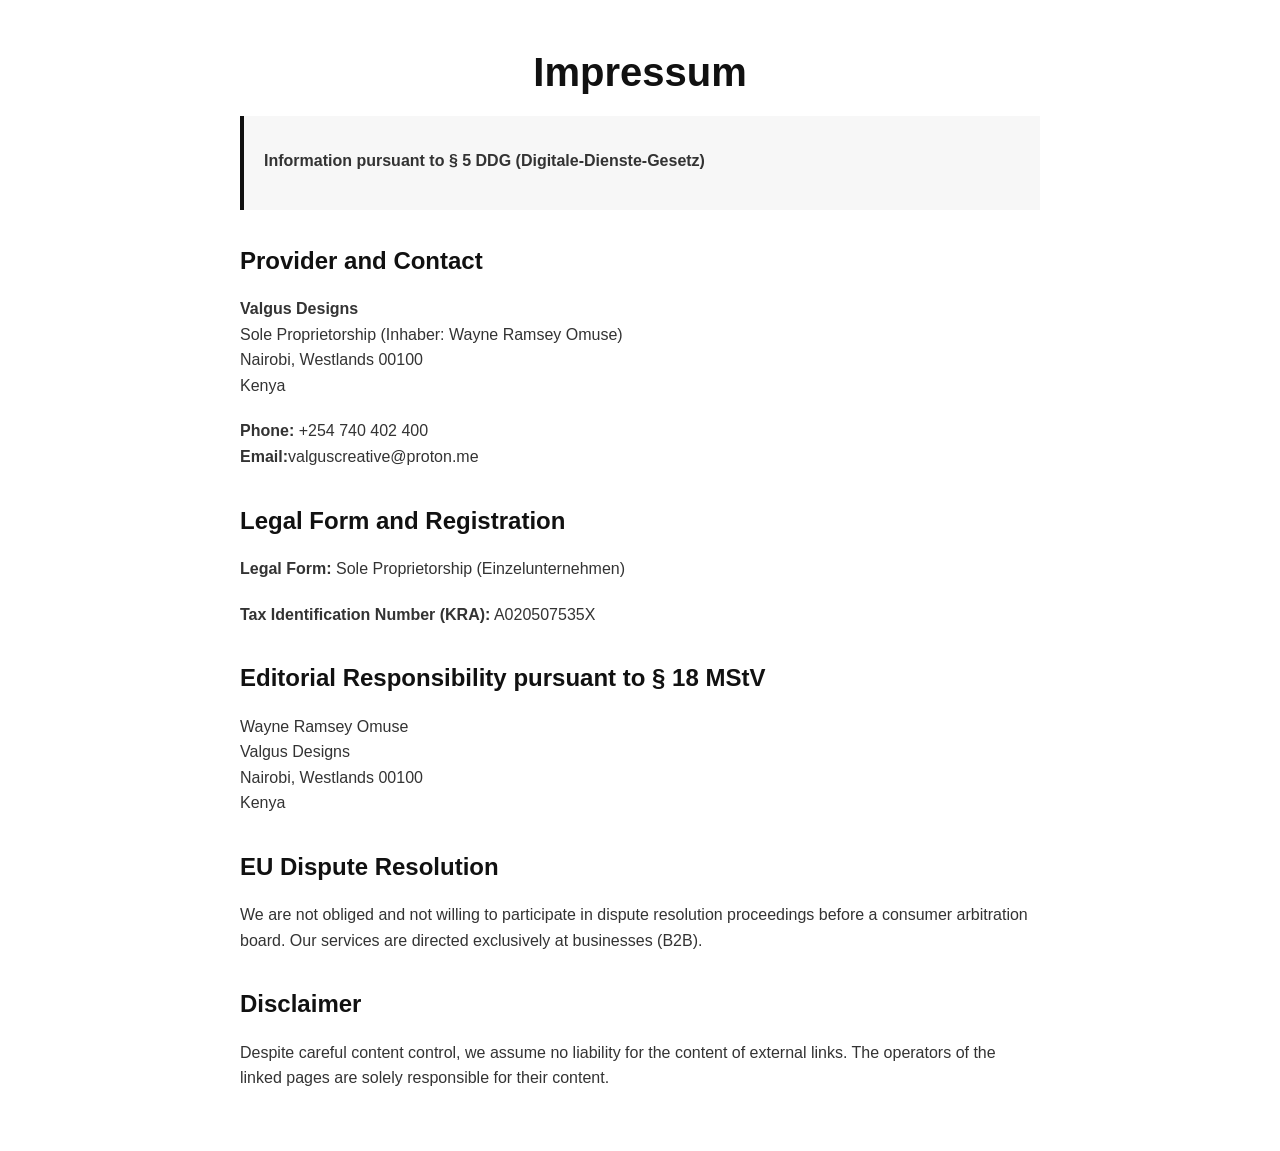
<file: app/templates/impressum.html>
<!DOCTYPE html>
<html lang="en">
<head>
    <meta charset="UTF-8">
    <meta name="viewport" content="width=device-width, initial-scale=1.0">
    <title>Impressum — Valgus Designs</title>
    <style>
        /* Use the exact same styles as your terms.html file */
        * { box-sizing: border-box; }
        body {
            font-family: Arial, sans-serif;
            background-color: #ffffff;
            color: #333333;
            line-height: 1.6;
            margin: 0;
            padding: 24px 16px;
            display: flex;
            justify-content: center;
        }
        .impressum-container { max-width: 800px; width: 100%; text-align: left; }
        h1 { color: #111111; font-size: 2rem; margin-top: 0; margin-bottom: 12px; text-align: center; }
        h2 { color: #111111; font-size: 1.35rem; margin-top: 32px; margin-bottom: 12px; }
        p, address { font-style: normal; text-align: left; margin-bottom: 20px; }
        .highlight { background-color: #f7f7f7; border-left: 4px solid #111111; padding: 16px 20px; margin-bottom: 24px; }
        @media (min-width: 600px) {
            body { padding: 40px 20px; }
            h1 { font-size: 2.5rem; }
            h2 { font-size: 1.5rem; }
        }
    </style>
</head>
<body>
    <div class="impressum-container">
        <h1>Impressum</h1>

        <div class="highlight">
            <p><strong>Information pursuant to § 5 DDG (Digitale-Dienste-Gesetz)</strong></p>
        </div>

        <h2>Provider and Contact</h2>
        <address>
            <p><strong>Valgus Designs</strong><br>
            Sole Proprietorship (Inhaber: Wayne Ramsey Omuse)<br>
            Nairobi, Westlands 00100<br>
            Kenya</p>

            <p><strong>Phone:</strong> +254 740 402 400<br>
            <strong>Email:</strong>valguscreative@proton.me</p>
        </address>

        <h2>Legal Form and Registration</h2>
        <p><strong>Legal Form:</strong> Sole Proprietorship (Einzelunternehmen)</p>
        <p><strong>Tax Identification Number (KRA):</strong> A020507535X</p>

        <h2>Editorial Responsibility pursuant to § 18 MStV</h2>
        <address>
            <p>Wayne Ramsey Omuse<br>
            Valgus Designs<br>
            Nairobi, Westlands 00100<br>
            Kenya</p>
        </address>

        <h2>EU Dispute Resolution</h2>
        <p>We are not obliged and not willing to participate in dispute resolution proceedings before a consumer arbitration board. Our services are directed exclusively at businesses (B2B).</p>

        <h2>Disclaimer</h2>
        <p>Despite careful content control, we assume no liability for the content of external links. The operators of the linked pages are solely responsible for their content.</p>
    </div>
</body>
</html>
</file>
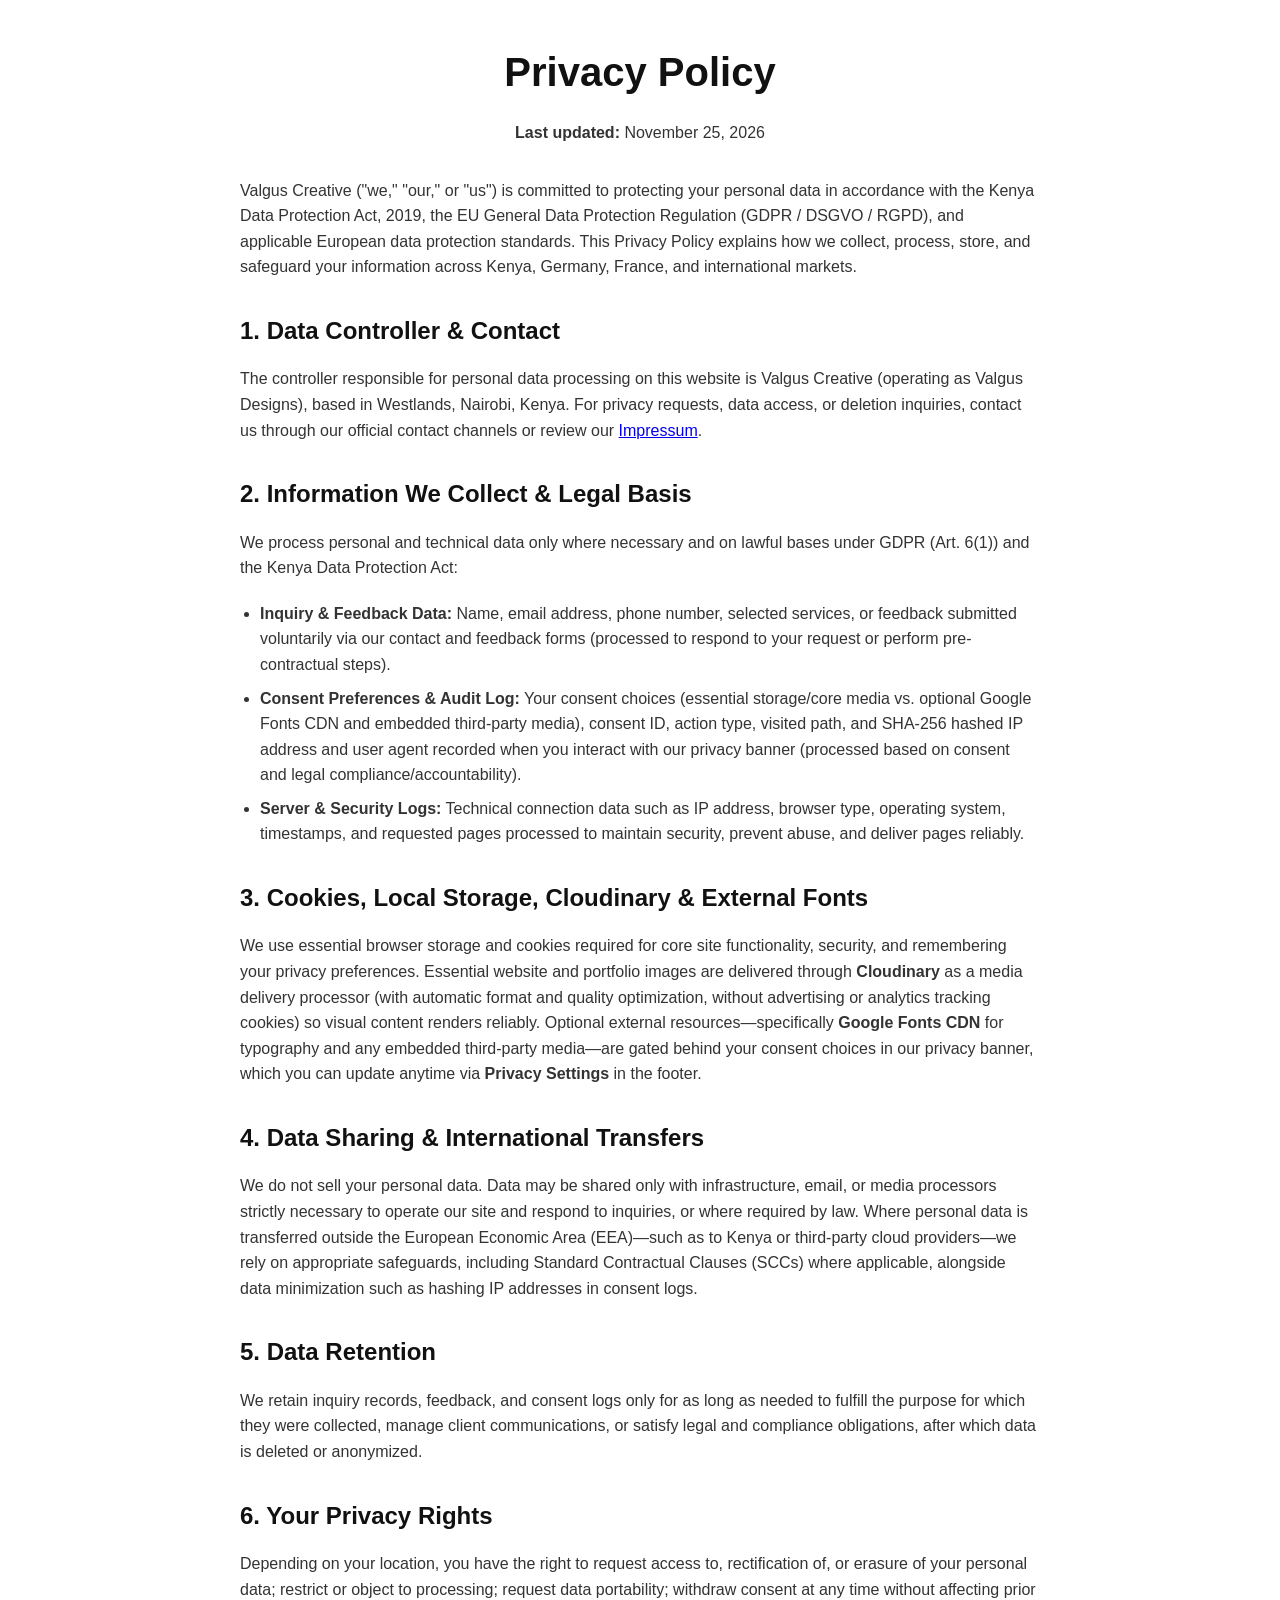
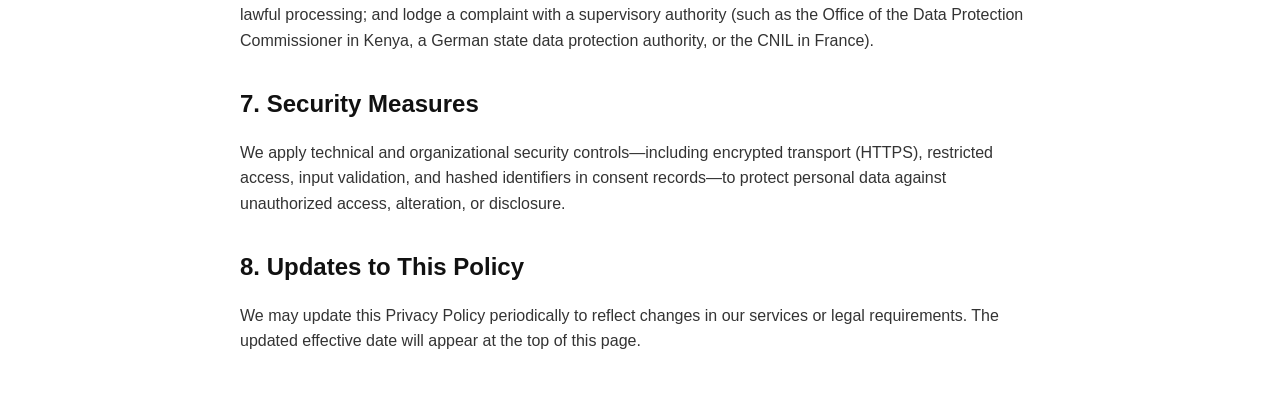
<file: app/templates/policy.html>
<!DOCTYPE html>
<html lang="en">
<head>
    <meta charset="UTF-8">
    <meta name="viewport" content="width=device-width, initial-scale=1.0">
    <title>Privacy Policy | Valgus Creative</title>
    <style>
        *, *::before, *::after {
            box-sizing: border-box;
        }
        body {
            font-family: Arial, sans-serif;
            background-color: #ffffff;
            color: #333333;
            line-height: 1.6;
            margin: 0;
            padding: 24px 16px;
            display: flex;
            justify-content: center;
        }
        .privacy-container {
            max-width: 800px;
            width: 100%;
            text-align: left;
        }
        h1 {
            color: #111111;
            font-size: 2rem;
            margin-top: 0;
            margin-bottom: 12px;
            text-align: center;
        }
        .updated-date {
            text-align: center;
            margin-bottom: 32px;
        }
        h2 {
            color: #111111;
            font-size: 1.35rem;
            margin-top: 32px;
            margin-bottom: 12px;
        }
        p, ul {
            text-align: left;
            margin-bottom: 20px;
        }
        ul {
            padding-left: 20px;
        }
        li {
            margin-bottom: 8px;
        }
        @media (min-width: 600px) {
            body {
                padding: 40px 20px;
            }
            h1 {
                font-size: 2.5rem;
            }
            h2 {
                font-size: 1.5rem;
            }
        }
    </style>
</head>
<body>
    <div class="privacy-container">
        <h1>Privacy Policy</h1>
        <p class="updated-date"><strong>Last updated:</strong> November 25, 2026</p>

        <p>Valgus Creative ("we," "our," or "us") is committed to protecting your personal data in accordance with the Kenya Data Protection Act, 2019, the EU General Data Protection Regulation (GDPR / DSGVO / RGPD), and applicable European data protection standards. This Privacy Policy explains how we collect, process, store, and safeguard your information across Kenya, Germany, France, and international markets.</p>

        <h2>1. Data Controller &amp; Contact</h2>
        <p>The controller responsible for personal data processing on this website is Valgus Creative (operating as Valgus Designs), based in Westlands, Nairobi, Kenya. For privacy requests, data access, or deletion inquiries, contact us through our official contact channels or review our <a href="/impressum/">Impressum</a>.</p>

        <h2>2. Information We Collect &amp; Legal Basis</h2>
        <p>We process personal and technical data only where necessary and on lawful bases under GDPR (Art. 6(1)) and the Kenya Data Protection Act:</p>
        <ul>
            <li><strong>Inquiry &amp; Feedback Data:</strong> Name, email address, phone number, selected services, or feedback submitted voluntarily via our contact and feedback forms (processed to respond to your request or perform pre-contractual steps).</li>
            <li><strong>Consent Preferences &amp; Audit Log:</strong> Your consent choices (essential storage/core media vs. optional Google Fonts CDN and embedded third-party media), consent ID, action type, visited path, and SHA-256 hashed IP address and user agent recorded when you interact with our privacy banner (processed based on consent and legal compliance/accountability).</li>
            <li><strong>Server &amp; Security Logs:</strong> Technical connection data such as IP address, browser type, operating system, timestamps, and requested pages processed to maintain security, prevent abuse, and deliver pages reliably.</li>
        </ul>

        <h2>3. Cookies, Local Storage, Cloudinary &amp; External Fonts</h2>
        <p>We use essential browser storage and cookies required for core site functionality, security, and remembering your privacy preferences. Essential website and portfolio images are delivered through <strong>Cloudinary</strong> as a media delivery processor (with automatic format and quality optimization, without advertising or analytics tracking cookies) so visual content renders reliably. Optional external resources—specifically <strong>Google Fonts CDN</strong> for typography and any embedded third-party media—are gated behind your consent choices in our privacy banner, which you can update anytime via <strong>Privacy Settings</strong> in the footer.</p>

        <h2>4. Data Sharing &amp; International Transfers</h2>
        <p>We do not sell your personal data. Data may be shared only with infrastructure, email, or media processors strictly necessary to operate our site and respond to inquiries, or where required by law. Where personal data is transferred outside the European Economic Area (EEA)—such as to Kenya or third-party cloud providers—we rely on appropriate safeguards, including Standard Contractual Clauses (SCCs) where applicable, alongside data minimization such as hashing IP addresses in consent logs.</p>

        <h2>5. Data Retention</h2>
        <p>We retain inquiry records, feedback, and consent logs only for as long as needed to fulfill the purpose for which they were collected, manage client communications, or satisfy legal and compliance obligations, after which data is deleted or anonymized.</p>

        <h2>6. Your Privacy Rights</h2>
        <p>Depending on your location, you have the right to request access to, rectification of, or erasure of your personal data; restrict or object to processing; request data portability; withdraw consent at any time without affecting prior lawful processing; and lodge a complaint with a supervisory authority (such as the Office of the Data Protection Commissioner in Kenya, a German state data protection authority, or the CNIL in France).</p>

        <h2>7. Security Measures</h2>
        <p>We apply technical and organizational security controls—including encrypted transport (HTTPS), restricted access, input validation, and hashed identifiers in consent records—to protect personal data against unauthorized access, alteration, or disclosure.</p>

        <h2>8. Updates to This Policy</h2>
        <p>We may update this Privacy Policy periodically to reflect changes in our services or legal requirements. The updated effective date will appear at the top of this page.</p>
    </div>
</body>
</html>
</file>
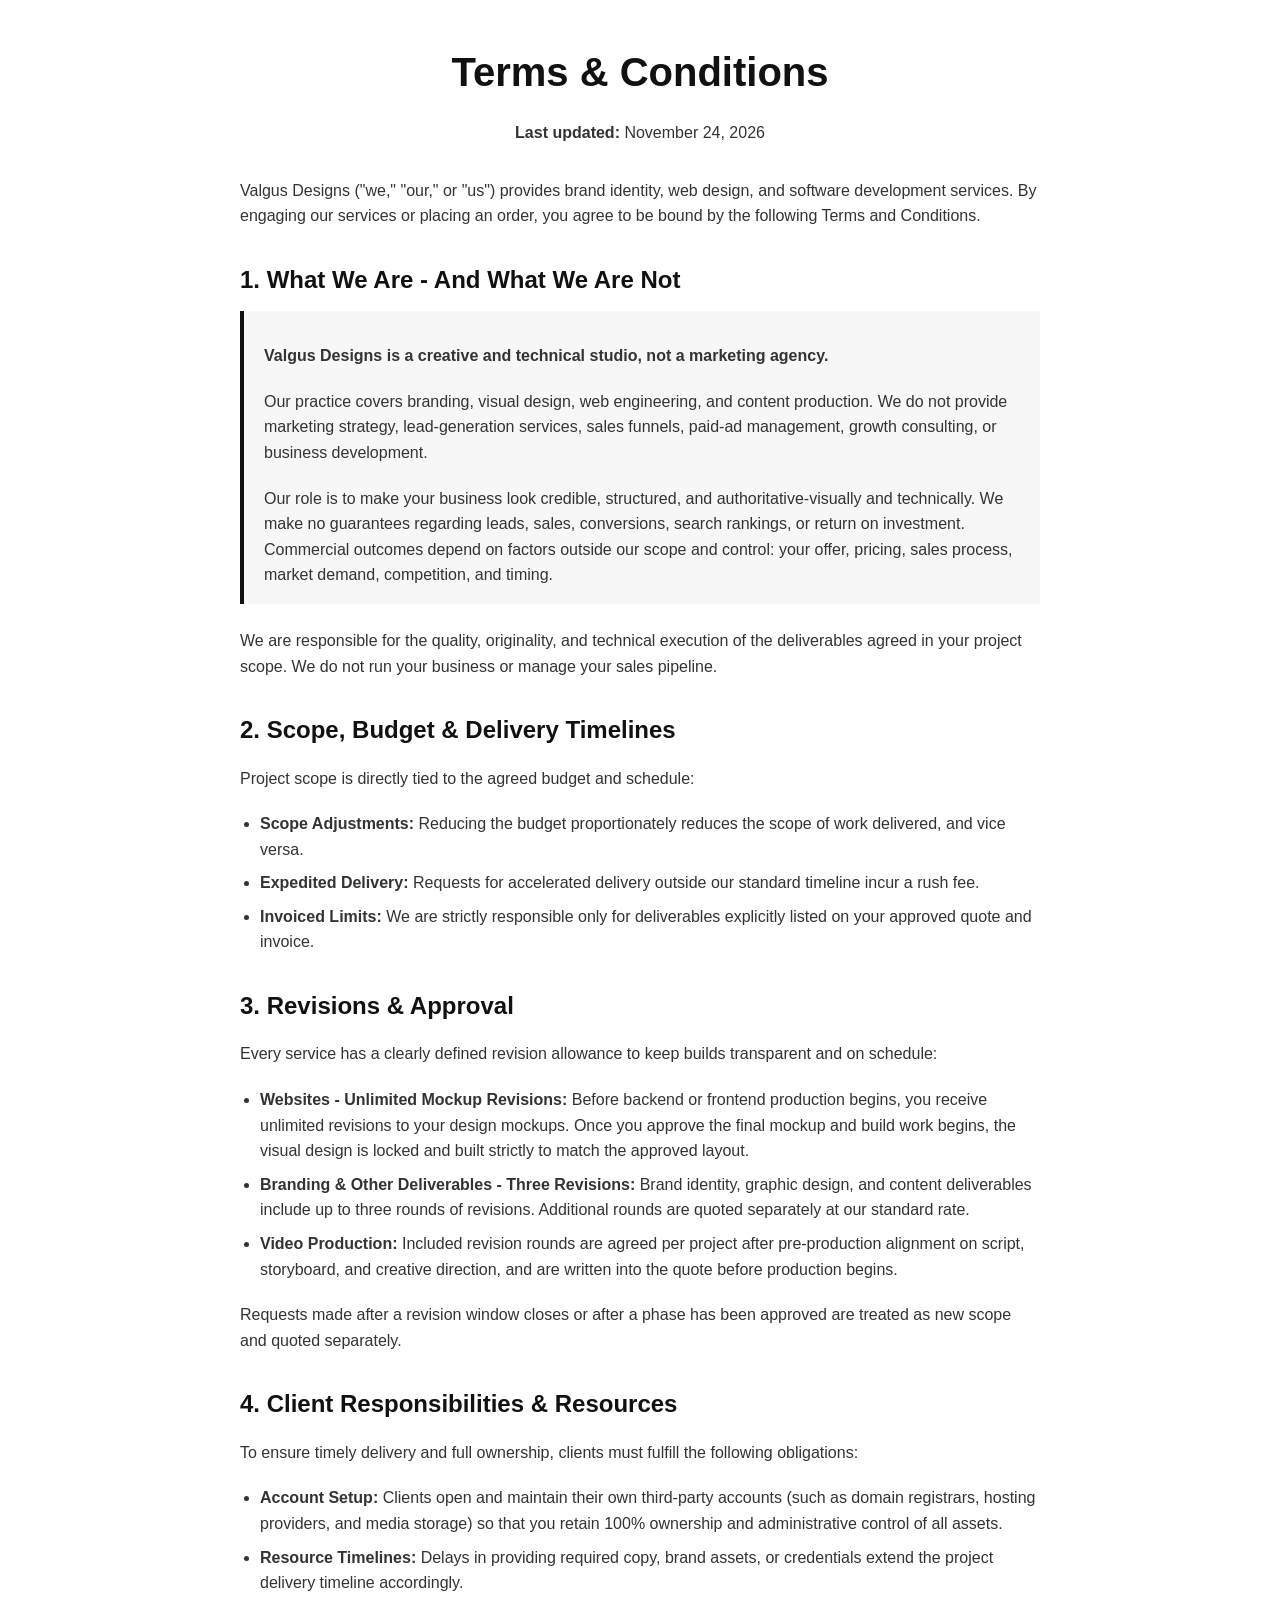
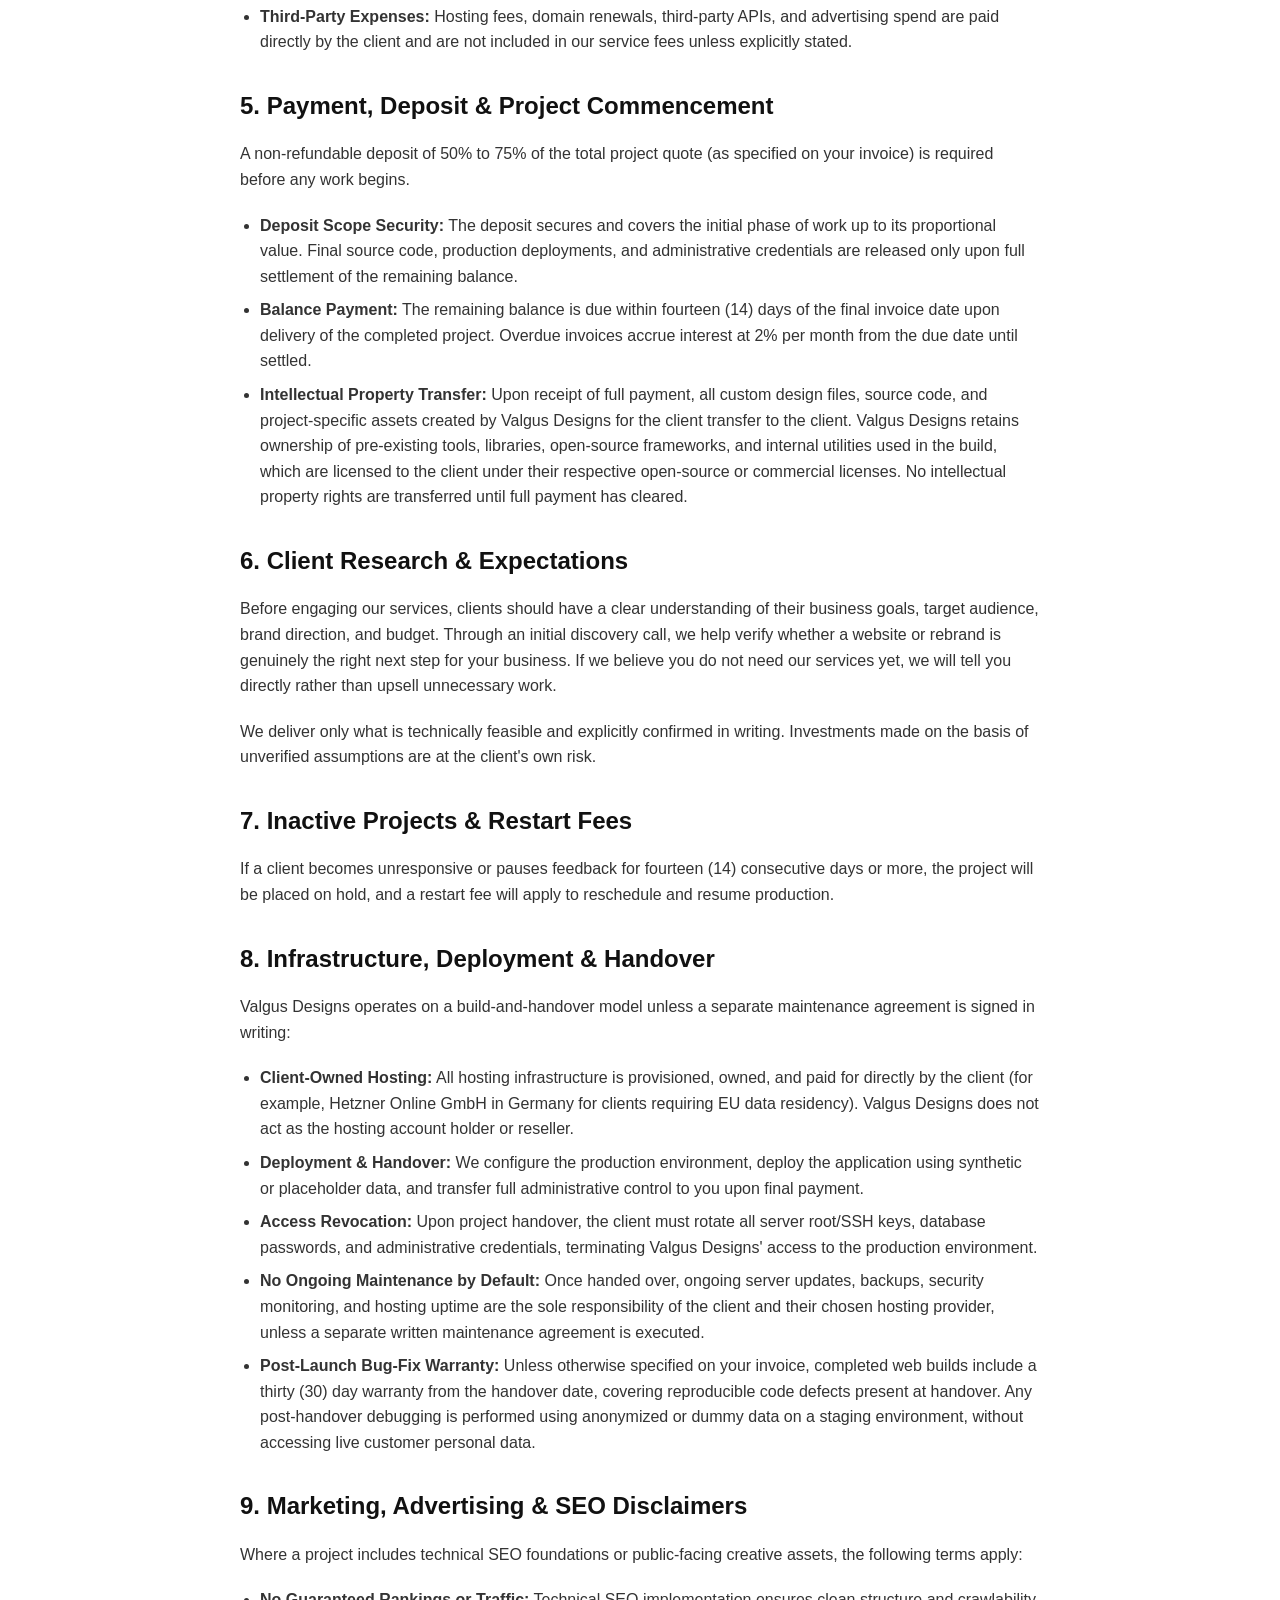
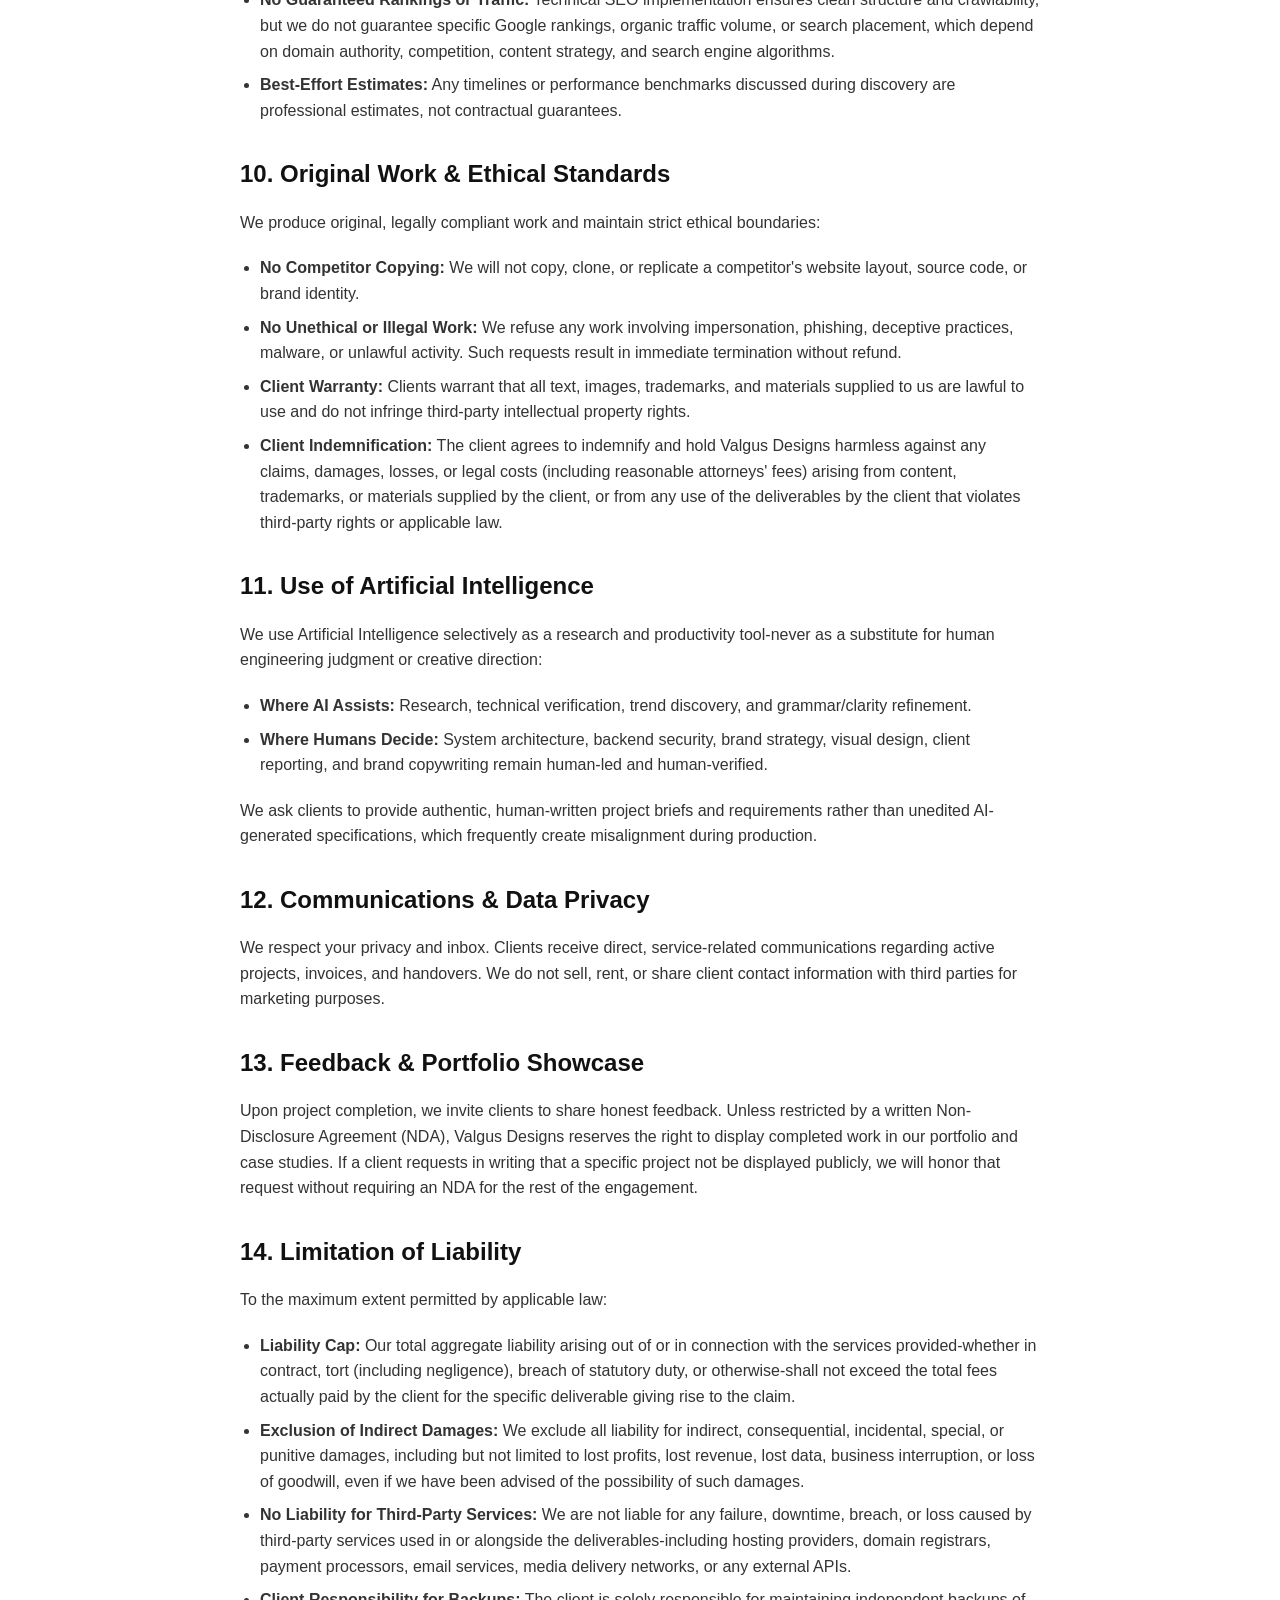
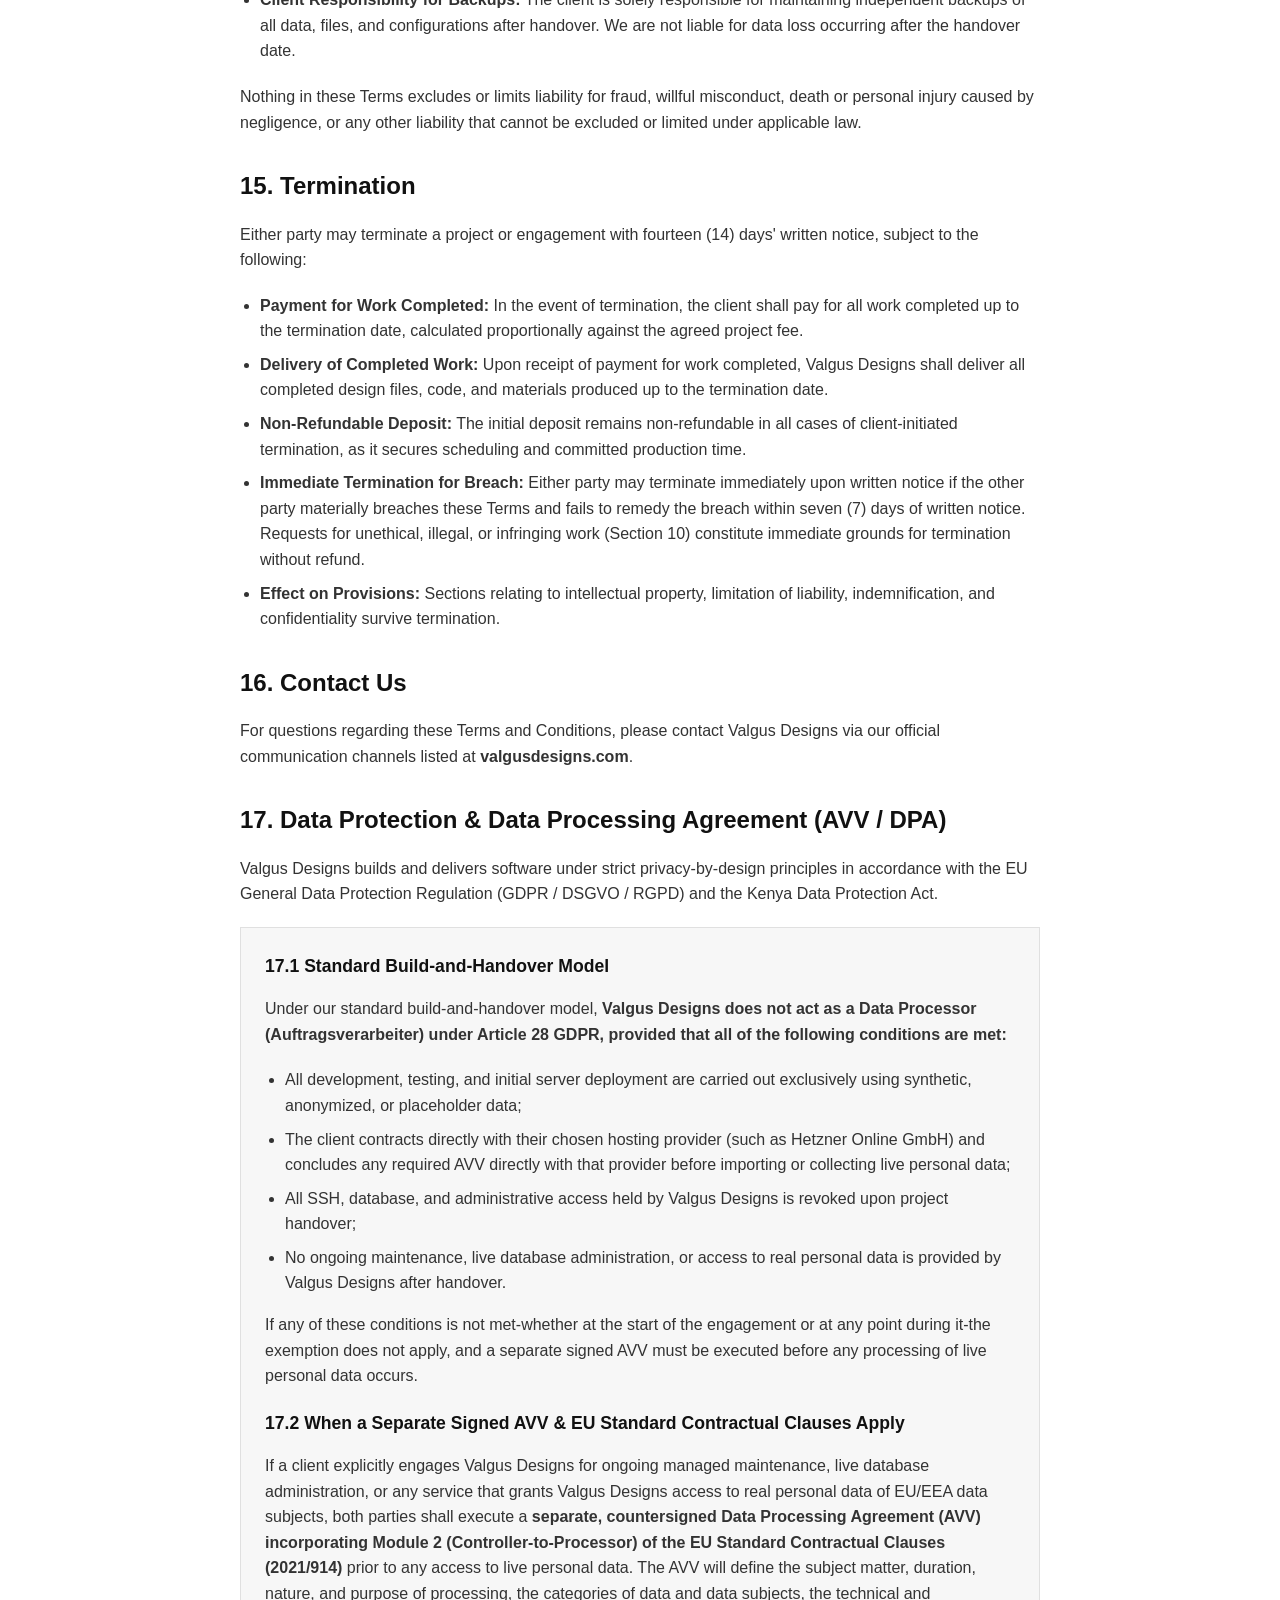
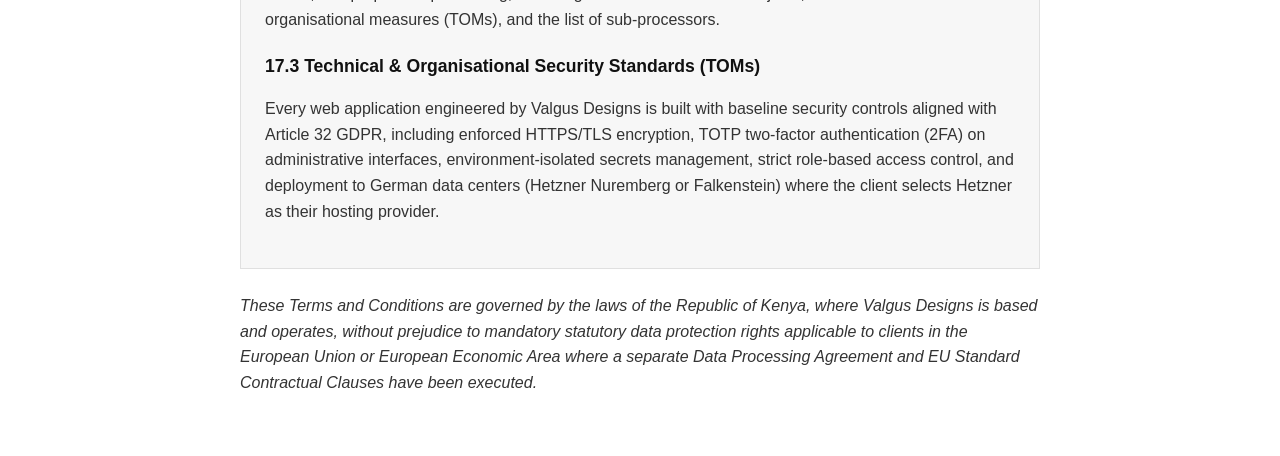
<file: app/templates/terms.html>
<!DOCTYPE html>
<html lang="en">
<head>
    <meta charset="UTF-8">
    <meta name="viewport" content="width=device-width, initial-scale=1.0">
    <title>Terms &amp; Conditions | Valgus Designs</title>
    <style>
        * { box-sizing: border-box; }
        body {
            font-family: Arial, sans-serif;
            background-color: #ffffff;
            color: #333333;
            line-height: 1.6;
            margin: 0;
            padding: 24px 16px;
            display: flex;
            justify-content: center;
        }
        .terms-container { max-width: 800px; width: 100%; text-align: left; }
        h1 { color: #111111; font-size: 2rem; margin-top: 0; margin-bottom: 12px; text-align: center; }
        .updated-date { text-align: center; margin-bottom: 32px; }
        h2 { color: #111111; font-size: 1.35rem; margin-top: 32px; margin-bottom: 12px; }
        h3 { color: #111111; font-size: 1.1rem; margin-top: 24px; margin-bottom: 10px; }
        p, ul { text-align: left; margin-bottom: 20px; }
        ul { padding-left: 20px; }
        li { margin-bottom: 8px; }
        .callout {
            background-color: #f7f7f7;
            border-left: 4px solid #111111;
            padding: 16px 20px;
            margin-bottom: 24px;
        }
        .callout p:last-child { margin-bottom: 0; }
        .avv-box {
            background-color: #f7f7f7;
            border: 1px solid #e0e0e0;
            padding: 24px;
            margin-bottom: 24px;
            margin-top: 16px;
        }
        .avv-box h3 { margin-top: 0; }
        .avv-box ul { margin-bottom: 12px; }
        @media (min-width: 600px) {
            body { padding: 40px 20px; }
            h1 { font-size: 2.5rem; }
            h2 { font-size: 1.5rem; }
        }
    </style>
</head>
<body>
    <div class="terms-container">
        <h1>Terms &amp; Conditions</h1>
        <p class="updated-date"><strong>Last updated:</strong> November 24, 2026</p>

        <p>Valgus Designs ("we," "our," or "us") provides brand identity, web design, and software development services. By engaging our services or placing an order, you agree to be bound by the following Terms and Conditions.</p>

        <h2>1. What We Are - And What We Are Not</h2>
        <div class="callout">
            <p><strong>Valgus Designs is a creative and technical studio, not a marketing agency.</strong></p>
            <p>Our practice covers branding, visual design, web engineering, and content production. We do not provide marketing strategy, lead-generation services, sales funnels, paid-ad management, growth consulting, or business development.</p>
            <p>Our role is to make your business look credible, structured, and authoritative-visually and technically. We make no guarantees regarding leads, sales, conversions, search rankings, or return on investment. Commercial outcomes depend on factors outside our scope and control: your offer, pricing, sales process, market demand, competition, and timing.</p>
        </div>
        <p>We are responsible for the quality, originality, and technical execution of the deliverables agreed in your project scope. We do not run your business or manage your sales pipeline.</p>

        <h2>2. Scope, Budget &amp; Delivery Timelines</h2>
        <p>Project scope is directly tied to the agreed budget and schedule:</p>
        <ul>
            <li><strong>Scope Adjustments:</strong> Reducing the budget proportionately reduces the scope of work delivered, and vice versa.</li>
            <li><strong>Expedited Delivery:</strong> Requests for accelerated delivery outside our standard timeline incur a rush fee.</li>
            <li><strong>Invoiced Limits:</strong> We are strictly responsible only for deliverables explicitly listed on your approved quote and invoice.</li>
        </ul>

        <h2>3. Revisions &amp; Approval</h2>
        <p>Every service has a clearly defined revision allowance to keep builds transparent and on schedule:</p>
        <ul>
            <li><strong>Websites - Unlimited Mockup Revisions:</strong> Before backend or frontend production begins, you receive unlimited revisions to your design mockups. Once you approve the final mockup and build work begins, the visual design is locked and built strictly to match the approved layout.</li>
            <li><strong>Branding &amp; Other Deliverables - Three Revisions:</strong> Brand identity, graphic design, and content deliverables include up to three rounds of revisions. Additional rounds are quoted separately at our standard rate.</li>
            <li><strong>Video Production:</strong> Included revision rounds are agreed per project after pre-production alignment on script, storyboard, and creative direction, and are written into the quote before production begins.</li>
        </ul>
        <p>Requests made after a revision window closes or after a phase has been approved are treated as new scope and quoted separately.</p>

        <h2>4. Client Responsibilities &amp; Resources</h2>
        <p>To ensure timely delivery and full ownership, clients must fulfill the following obligations:</p>
        <ul>
            <li><strong>Account Setup:</strong> Clients open and maintain their own third-party accounts (such as domain registrars, hosting providers, and media storage) so that you retain 100% ownership and administrative control of all assets.</li>
            <li><strong>Resource Timelines:</strong> Delays in providing required copy, brand assets, or credentials extend the project delivery timeline accordingly.</li>
            <li><strong>Third-Party Expenses:</strong> Hosting fees, domain renewals, third-party APIs, and advertising spend are paid directly by the client and are not included in our service fees unless explicitly stated.</li>
        </ul>

        <h2>5. Payment, Deposit &amp; Project Commencement</h2>
        <p>A non-refundable deposit of 50% to 75% of the total project quote (as specified on your invoice) is required before any work begins.</p>
        <ul>
            <li><strong>Deposit Scope Security:</strong> The deposit secures and covers the initial phase of work up to its proportional value. Final source code, production deployments, and administrative credentials are released only upon full settlement of the remaining balance.</li>
            <li><strong>Balance Payment:</strong> The remaining balance is due within fourteen (14) days of the final invoice date upon delivery of the completed project. Overdue invoices accrue interest at 2% per month from the due date until settled.</li>
            <li><strong>Intellectual Property Transfer:</strong> Upon receipt of full payment, all custom design files, source code, and project-specific assets created by Valgus Designs for the client transfer to the client. Valgus Designs retains ownership of pre-existing tools, libraries, open-source frameworks, and internal utilities used in the build, which are licensed to the client under their respective open-source or commercial licenses. No intellectual property rights are transferred until full payment has cleared.</li>
        </ul>

        <h2>6. Client Research &amp; Expectations</h2>
        <p>Before engaging our services, clients should have a clear understanding of their business goals, target audience, brand direction, and budget. Through an initial discovery call, we help verify whether a website or rebrand is genuinely the right next step for your business. If we believe you do not need our services yet, we will tell you directly rather than upsell unnecessary work.</p>
        <p>We deliver only what is technically feasible and explicitly confirmed in writing. Investments made on the basis of unverified assumptions are at the client's own risk.</p>

        <h2>7. Inactive Projects &amp; Restart Fees</h2>
        <p>If a client becomes unresponsive or pauses feedback for fourteen (14) consecutive days or more, the project will be placed on hold, and a restart fee will apply to reschedule and resume production.</p>

        <h2>8. Infrastructure, Deployment &amp; Handover</h2>
        <p>Valgus Designs operates on a build-and-handover model unless a separate maintenance agreement is signed in writing:</p>
        <ul>
            <li><strong>Client-Owned Hosting:</strong> All hosting infrastructure is provisioned, owned, and paid for directly by the client (for example, Hetzner Online GmbH in Germany for clients requiring EU data residency). Valgus Designs does not act as the hosting account holder or reseller.</li>
            <li><strong>Deployment &amp; Handover:</strong> We configure the production environment, deploy the application using synthetic or placeholder data, and transfer full administrative control to you upon final payment.</li>
            <li><strong>Access Revocation:</strong> Upon project handover, the client must rotate all server root/SSH keys, database passwords, and administrative credentials, terminating Valgus Designs' access to the production environment.</li>
            <li><strong>No Ongoing Maintenance by Default:</strong> Once handed over, ongoing server updates, backups, security monitoring, and hosting uptime are the sole responsibility of the client and their chosen hosting provider, unless a separate written maintenance agreement is executed.</li>
            <li><strong>Post-Launch Bug-Fix Warranty:</strong> Unless otherwise specified on your invoice, completed web builds include a thirty (30) day warranty from the handover date, covering reproducible code defects present at handover. Any post-handover debugging is performed using anonymized or dummy data on a staging environment, without accessing live customer personal data.</li>
        </ul>

        <h2>9. Marketing, Advertising &amp; SEO Disclaimers</h2>
        <p>Where a project includes technical SEO foundations or public-facing creative assets, the following terms apply:</p>
        <ul>
            <li><strong>No Guaranteed Rankings or Traffic:</strong> Technical SEO implementation ensures clean structure and crawlability, but we do not guarantee specific Google rankings, organic traffic volume, or search placement, which depend on domain authority, competition, content strategy, and search engine algorithms.</li>
            <li><strong>Best-Effort Estimates:</strong> Any timelines or performance benchmarks discussed during discovery are professional estimates, not contractual guarantees.</li>
        </ul>

        <h2>10. Original Work &amp; Ethical Standards</h2>
        <p>We produce original, legally compliant work and maintain strict ethical boundaries:</p>
        <ul>
            <li><strong>No Competitor Copying:</strong> We will not copy, clone, or replicate a competitor's website layout, source code, or brand identity.</li>
            <li><strong>No Unethical or Illegal Work:</strong> We refuse any work involving impersonation, phishing, deceptive practices, malware, or unlawful activity. Such requests result in immediate termination without refund.</li>
            <li><strong>Client Warranty:</strong> Clients warrant that all text, images, trademarks, and materials supplied to us are lawful to use and do not infringe third-party intellectual property rights.</li>
            <li><strong>Client Indemnification:</strong> The client agrees to indemnify and hold Valgus Designs harmless against any claims, damages, losses, or legal costs (including reasonable attorneys' fees) arising from content, trademarks, or materials supplied by the client, or from any use of the deliverables by the client that violates third-party rights or applicable law.</li>
        </ul>

        <h2>11. Use of Artificial Intelligence</h2>
        <p>We use Artificial Intelligence selectively as a research and productivity tool-never as a substitute for human engineering judgment or creative direction:</p>
        <ul>
            <li><strong>Where AI Assists:</strong> Research, technical verification, trend discovery, and grammar/clarity refinement.</li>
            <li><strong>Where Humans Decide:</strong> System architecture, backend security, brand strategy, visual design, client reporting, and brand copywriting remain human-led and human-verified.</li>
        </ul>
        <p>We ask clients to provide authentic, human-written project briefs and requirements rather than unedited AI-generated specifications, which frequently create misalignment during production.</p>

        <h2>12. Communications &amp; Data Privacy</h2>
        <p>We respect your privacy and inbox. Clients receive direct, service-related communications regarding active projects, invoices, and handovers. We do not sell, rent, or share client contact information with third parties for marketing purposes.</p>

        <h2>13. Feedback &amp; Portfolio Showcase</h2>
        <p>Upon project completion, we invite clients to share honest feedback. Unless restricted by a written Non-Disclosure Agreement (NDA), Valgus Designs reserves the right to display completed work in our portfolio and case studies. If a client requests in writing that a specific project not be displayed publicly, we will honor that request without requiring an NDA for the rest of the engagement.</p>

        <h2>14. Limitation of Liability</h2>
        <p>To the maximum extent permitted by applicable law:</p>
        <ul>
            <li><strong>Liability Cap:</strong> Our total aggregate liability arising out of or in connection with the services provided-whether in contract, tort (including negligence), breach of statutory duty, or otherwise-shall not exceed the total fees actually paid by the client for the specific deliverable giving rise to the claim.</li>
            <li><strong>Exclusion of Indirect Damages:</strong> We exclude all liability for indirect, consequential, incidental, special, or punitive damages, including but not limited to lost profits, lost revenue, lost data, business interruption, or loss of goodwill, even if we have been advised of the possibility of such damages.</li>
            <li><strong>No Liability for Third-Party Services:</strong> We are not liable for any failure, downtime, breach, or loss caused by third-party services used in or alongside the deliverables-including hosting providers, domain registrars, payment processors, email services, media delivery networks, or any external APIs.</li>
            <li><strong>Client Responsibility for Backups:</strong> The client is solely responsible for maintaining independent backups of all data, files, and configurations after handover. We are not liable for data loss occurring after the handover date.</li>
        </ul>
        <p>Nothing in these Terms excludes or limits liability for fraud, willful misconduct, death or personal injury caused by negligence, or any other liability that cannot be excluded or limited under applicable law.</p>

        <h2>15. Termination</h2>
        <p>Either party may terminate a project or engagement with fourteen (14) days' written notice, subject to the following:</p>
        <ul>
            <li><strong>Payment for Work Completed:</strong> In the event of termination, the client shall pay for all work completed up to the termination date, calculated proportionally against the agreed project fee.</li>
            <li><strong>Delivery of Completed Work:</strong> Upon receipt of payment for work completed, Valgus Designs shall deliver all completed design files, code, and materials produced up to the termination date.</li>
            <li><strong>Non-Refundable Deposit:</strong> The initial deposit remains non-refundable in all cases of client-initiated termination, as it secures scheduling and committed production time.</li>
            <li><strong>Immediate Termination for Breach:</strong> Either party may terminate immediately upon written notice if the other party materially breaches these Terms and fails to remedy the breach within seven (7) days of written notice. Requests for unethical, illegal, or infringing work (Section 10) constitute immediate grounds for termination without refund.</li>
            <li><strong>Effect on Provisions:</strong> Sections relating to intellectual property, limitation of liability, indemnification, and confidentiality survive termination.</li>
        </ul>

        <h2>16. Contact Us</h2>
        <p>For questions regarding these Terms and Conditions, please contact Valgus Designs via our official communication channels listed at <strong>valgusdesigns.com</strong>.</p>

        <h2>17. Data Protection &amp; Data Processing Agreement (AVV / DPA)</h2>
        <p>Valgus Designs builds and delivers software under strict privacy-by-design principles in accordance with the EU General Data Protection Regulation (GDPR / DSGVO / RGPD) and the Kenya Data Protection Act.</p>

        <div class="avv-box">
            <h3>17.1 Standard Build-and-Handover Model</h3>
            <p>Under our standard build-and-handover model, <strong>Valgus Designs does not act as a Data Processor (Auftragsverarbeiter) under Article 28 GDPR, provided that all of the following conditions are met:</strong></p>
            <ul>
                <li>All development, testing, and initial server deployment are carried out exclusively using synthetic, anonymized, or placeholder data;</li>
                <li>The client contracts directly with their chosen hosting provider (such as Hetzner Online GmbH) and concludes any required AVV directly with that provider before importing or collecting live personal data;</li>
                <li>All SSH, database, and administrative access held by Valgus Designs is revoked upon project handover;</li>
                <li>No ongoing maintenance, live database administration, or access to real personal data is provided by Valgus Designs after handover.</li>
            </ul>
            <p>If any of these conditions is not met-whether at the start of the engagement or at any point during it-the exemption does not apply, and a separate signed AVV must be executed before any processing of live personal data occurs.</p>

            <h3>17.2 When a Separate Signed AVV &amp; EU Standard Contractual Clauses Apply</h3>
            <p>If a client explicitly engages Valgus Designs for ongoing managed maintenance, live database administration, or any service that grants Valgus Designs access to real personal data of EU/EEA data subjects, both parties shall execute a <strong>separate, countersigned Data Processing Agreement (AVV) incorporating Module 2 (Controller-to-Processor) of the EU Standard Contractual Clauses (2021/914)</strong> prior to any access to live personal data. The AVV will define the subject matter, duration, nature, and purpose of processing, the categories of data and data subjects, the technical and organisational measures (TOMs), and the list of sub-processors.</p>

            <h3>17.3 Technical &amp; Organisational Security Standards (TOMs)</h3>
            <p>Every web application engineered by Valgus Designs is built with baseline security controls aligned with Article 32 GDPR, including enforced HTTPS/TLS encryption, TOTP two-factor authentication (2FA) on administrative interfaces, environment-isolated secrets management, strict role-based access control, and deployment to German data centers (Hetzner Nuremberg or Falkenstein) where the client selects Hetzner as their hosting provider.</p>
        </div>

        <p><em>These Terms and Conditions are governed by the laws of the Republic of Kenya, where Valgus Designs is based and operates, without prejudice to mandatory statutory data protection rights applicable to clients in the European Union or European Economic Area where a separate Data Processing Agreement and EU Standard Contractual Clauses have been executed.</em></p>

    </div>
</body>
</html>
</file>
